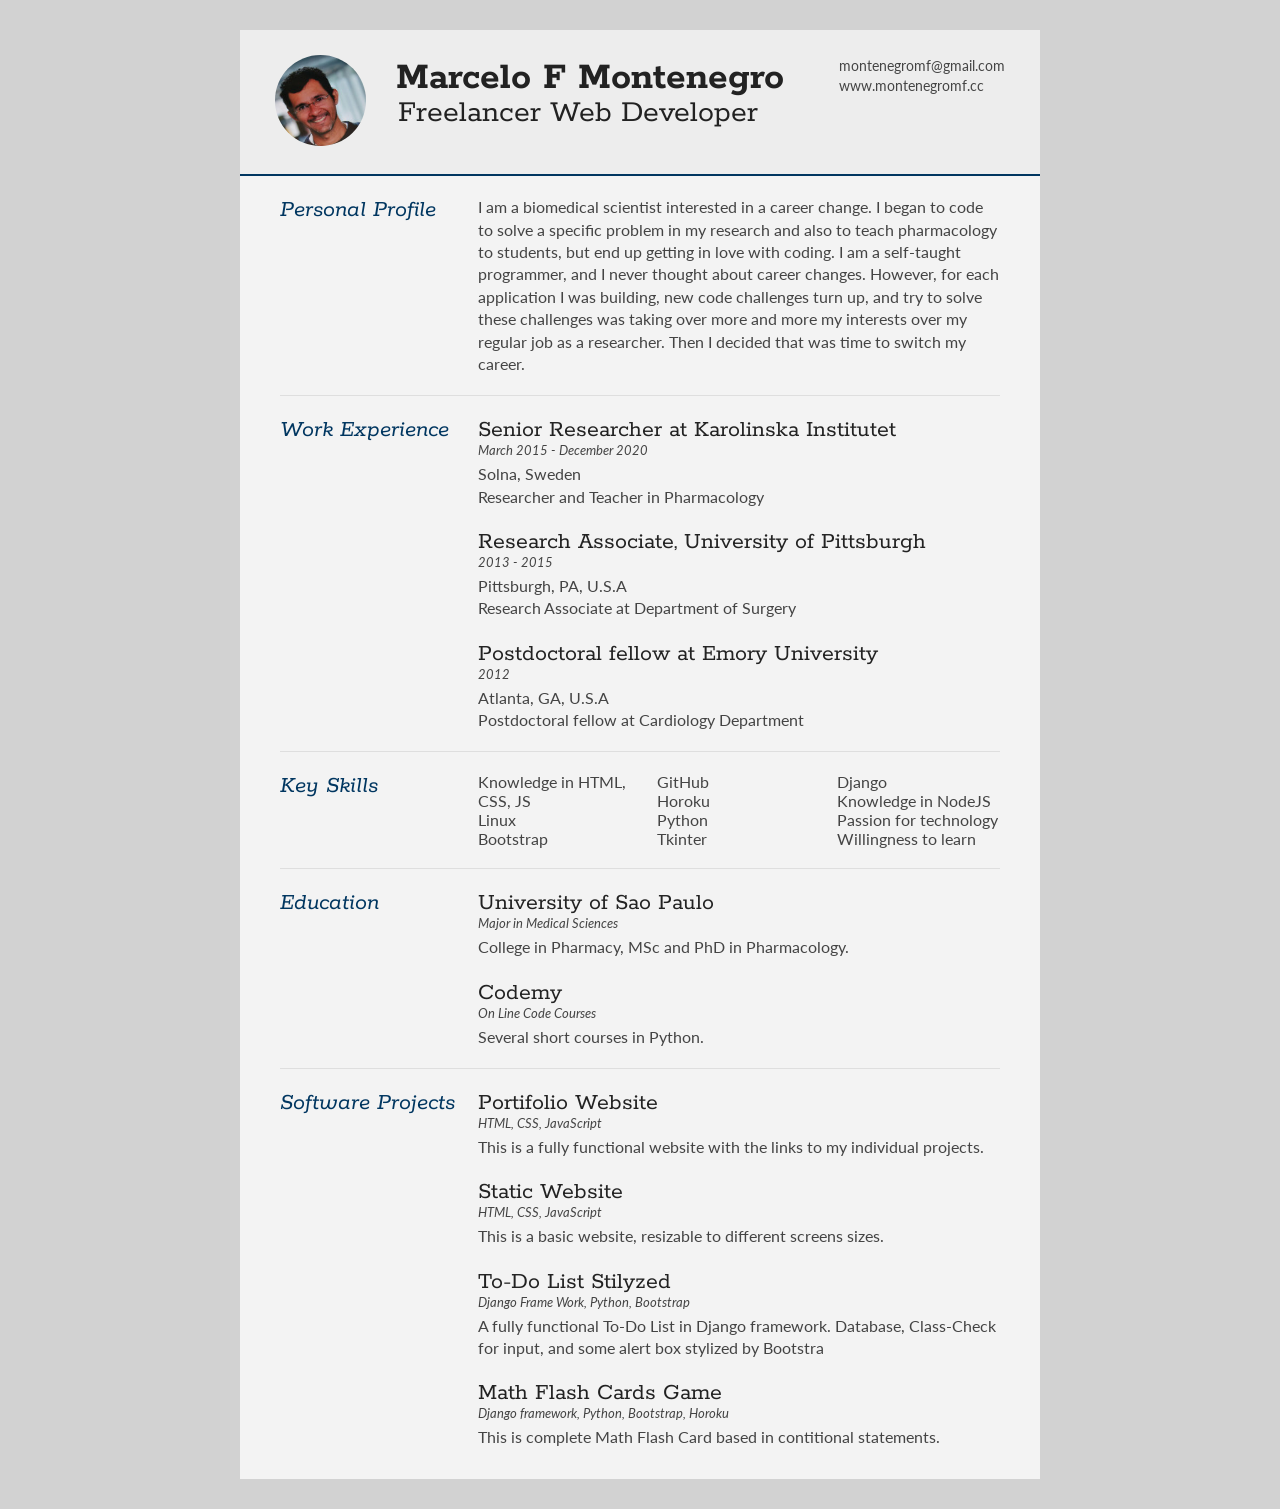
<file: index.html>
<!DOCTYPE html>
<html>
<head>
<title>Marcelo Montenegro - Curriculum Vitae</title>

<meta name="viewport" content="width=device-width"/>
<meta name="description" content="The Curriculum Vitae of Marcelo F Montenegro."/>
<meta charset="UTF-8"> 

<link rel="stylesheet" href="css/style.css" />

<link type="text/css" rel="stylesheet" href="css/style.css">
<link href='http://fonts.googleapis.com/css?family=Rokkitt:400,700|Lato:400,300' rel='stylesheet' type='text/css'>

<!--[if lt IE 9]>
<script src="//html5shiv.googlecode.com/svn/trunk/html5.js"></script>
<![endif]-->
</head>
<body id="top">
<div id="cv" class="instaFade">
	<div class="mainDetails">
		<div id="headshot" class="quickFade">
			<img src='images/mfm.jpg' alt="Alan Smith" />
		</div>
		
		<div id="name">
			<h1 class="quickFade delayTwo">Marcelo F Montenegro</h1>
			<h2 class="quickFade delayThree">Freelancer Web Developer</h2>
		</div>
		
		<div id="contactDetails" class="quickFade delayFour">
			<ul>
				<li><a href="mailto:montenegromf@gmail.com" target="_blank">montenegromf@gmail.com</a></li>
				<li><a href="http://www.montenegromf.cc">www.montenegromf.cc</a></li>
				
			</ul>
		</div>
		<div class="clear"></div>
	</div>
	
	<div id="mainArea" class="quickFade delayFive">
		<section>
			<article>
				<div class="sectionTitle">
					<h1>Personal Profile</h1>
				</div>
				
				<div class="sectionContent">
					<p>I am a biomedical scientist interested in a career change. I began to code to solve a specific problem in my research and also to teach pharmacology to students, but end up getting in love with coding. I am a self-taught programmer, and I never thought about career changes. However, for each application I was building, new code challenges turn up, and try to solve these challenges was taking over more and more my interests over my regular job as a researcher. Then I decided that was time to switch my career.</p>
				</div>
			</article>
			<div class="clear"></div>
		</section>
		
		
		<section>
			<div class="sectionTitle">
				<h1>Work Experience</h1>
			</div>
			
			<div class="sectionContent">
				<article>
					<h2>Senior Researcher at Karolinska Institutet</h2>
					<p class="subDetails">March 2015 - December 2020</p>
					<p>Solna, Sweden<br/>Researcher and Teacher in Pharmacology</p>
					
				</article>
				
				<article>
					<h2>Research Associate, University of Pittsburgh</h2>
					<p class="subDetails">2013 - 2015</p>
					<p>Pittsburgh, PA, U.S.A <br/>Research Associate at Department of Surgery</p>
		
				</article>
				
				<article>
					<h2>Postdoctoral fellow at Emory University</h2>
					<p class="subDetails">2012</p>
					<p>Atlanta, GA, U.S.A <br/>Postdoctoral fellow at Cardiology Department</p>
					
				</article>
			</div>
			<div class="clear"></div>
		</section>
		
		
		<section>
			<div class="sectionTitle">
				<h1>Key Skills</h1>
			</div>
			
			<div class="sectionContent">
				<ul class="keySkills">
					<li>Knowledge in HTML, CSS, JS</li>
					<li>Linux</li>
					<li>Bootstrap</li>
					<li>GitHub</li>
					<li>Horoku</li>
					<li>Python</li>
					<li>Tkinter</li>
					<li>Django</li>
					<li>Knowledge in NodeJS</li>
					<li>Passion for technology</li>
					<li>Willingness to learn</li>
					
				</ul>
			</div>
			<div class="clear"></div>
		</section>
		
		
		<section>
			<div class="sectionTitle">
				<h1>Education</h1>
			</div>
			
			<div class="sectionContent">
				<article>
					<h2>University of Sao Paulo</h2>
					<p class="subDetails">Major in Medical Sciences</p>
					<p>College in Pharmacy, MSc and PhD in Pharmacology.</p>
				</article>
				
				<article>
					<h2>Codemy</h2>
					<p class="subDetails">On Line Code Courses</p>
					<p>Several short courses in Python.</p>
				</article>
			</div>
			<div class="clear"></div>
		</section>

				<section>
			<div class="sectionTitle">
				<h1>Software Projects</h1>
			</div>
			
			<div class="sectionContent">
				<article>
					<h2>Portifolio Website</h2>
					<p class="subDetails">HTML, CSS, JavaScript</p>
					<p>This is a fully functional website with the links to my individual projects.</p>
				</article>
				
				<article>
					<h2>Static Website</h2>
					<p class="subDetails">HTML, CSS, JavaScript</p>
					<p>This is a basic website, resizable to different screens sizes.</p>
				</article>

				<article>
					<h2>To-Do List Stilyzed</h2>
					<p class="subDetails">Django Frame Work, Python, Bootstrap</p>
					<p>A fully functional To-Do List in Django framework. Database, Class-Check for input, and some alert box stylized by Bootstra</p>
				</article>

				<article>
					<h2>Math Flash Cards Game</h2>
					<p class="subDetails">Django framework, Python, Bootstrap, Horoku</p>
					<p>This is complete Math Flash Card based in contitional statements.</p>
				</article>
			</div>
			<div class="clear"></div>
		</section>
		
	</div>
</div>
<script type="text/javascript">
var gaJsHost = (("https:" == document.location.protocol) ? "https://ssl." : "http://www.");
document.write(unescape("%3Cscript src='" + gaJsHost + "google-analytics.com/ga.js' type='text/javascript'%3E%3C/script%3E"));
</script>
<script type="text/javascript">
var pageTracker = _gat._getTracker("UA-3753241-1");
pageTracker._initData();
pageTracker._trackPageview();
</script>
</body>
</html>
</file>
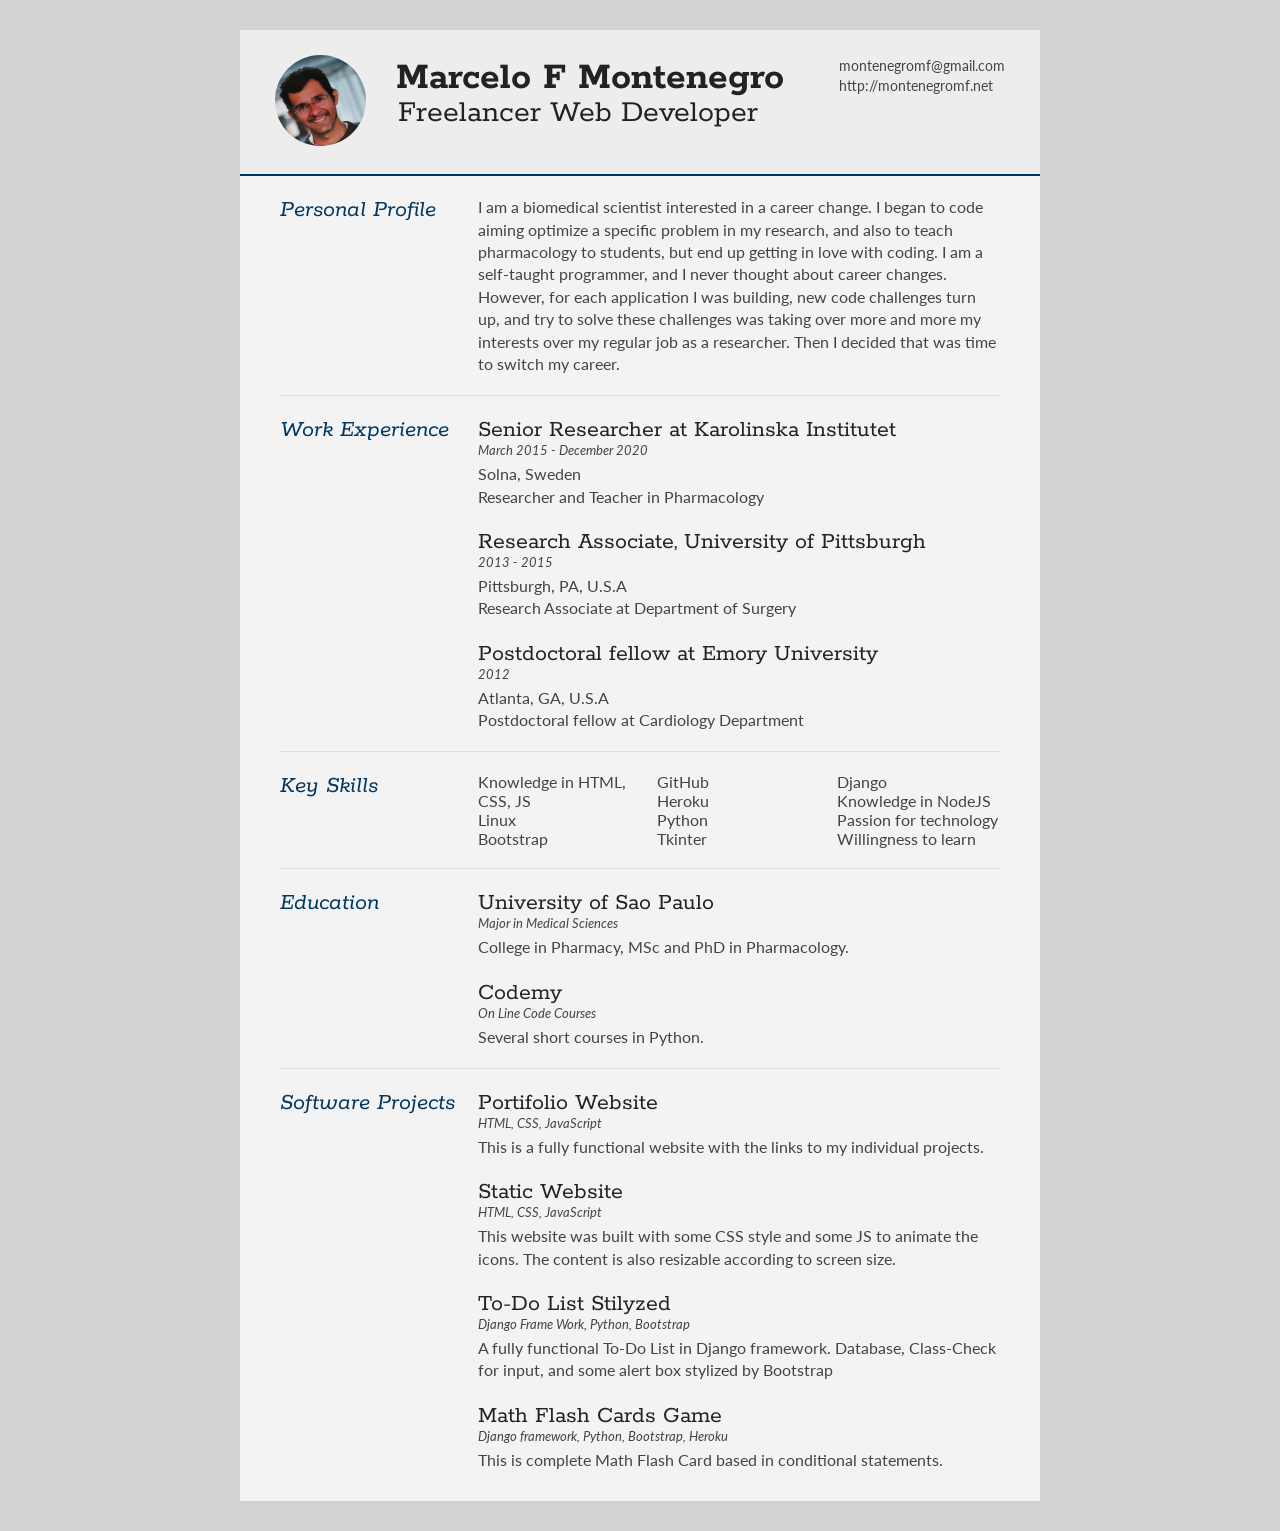
<file: index_old.html>
<!DOCTYPE html>
<html>
<head>
<title>Marcelo Montenegro - Curriculum Vitae</title>

<meta name="viewport" content="width=device-width"/>
<meta name="description" content="The Curriculum Vitae of Marcelo F Montenegro."/>
<meta charset="UTF-8"> 

<link rel="stylesheet" href="css/style.css" />

<link type="text/css" rel="stylesheet" href="css/style.css">
<link href='http://fonts.googleapis.com/css?family=Rokkitt:400,700|Lato:400,300' rel='stylesheet' type='text/css'>

<!--[if lt IE 9]>
<script src="//html5shiv.googlecode.com/svn/trunk/html5.js"></script>
<![endif]-->
</head>
<body id="top">
<div id="cv" class="instaFade">
	<div class="mainDetails">
		<div id="headshot" class="quickFade">
			<img src='images/mfm.jpg' alt="Marcelo Montenegro" />
		</div>
		
		<div id="name">
			<h1 class="quickFade delayTwo">Marcelo F Montenegro</h1>
			<h2 class="quickFade delayThree">Freelancer Web Developer</h2>
		</div>
		
		<div id="contactDetails" class="quickFade delayFour">
			<ul>
				<li><a href="mailto:montenegromf@gmail.com" target="_blank">montenegromf@gmail.com</a></li>
				<li><a href="http://montenegromf.net">http://montenegromf.net</a></li>
				
			</ul>
		</div>
		<div class="clear"></div>
	</div>
	
	<div id="mainArea" class="quickFade delayFive">
		<section>
			<article>
				<div class="sectionTitle">
					<h1>Personal Profile</h1>
				</div>
				
				<div class="sectionContent">
					<p>I am a biomedical scientist interested in a career change. I began to code aiming optimize a specific problem in my research, and also to teach pharmacology to students, but end up getting in love with coding. I am a self-taught programmer, and I never thought about career changes. However, for each application I was building, new code challenges turn up, and try to solve these challenges was taking over more and more my interests over my regular job as a researcher. Then I decided that was time to switch my career.</p>
				</div>
			</article>
			<div class="clear"></div>
		</section>
		
		
		<section>
			<div class="sectionTitle">
				<h1>Work Experience</h1>
			</div>
			
			<div class="sectionContent">
				<article>
					<h2>Senior Researcher at Karolinska Institutet</h2>
					<p class="subDetails">March 2015 - December 2020</p>
					<p>Solna, Sweden<br/>Researcher and Teacher in Pharmacology</p>
					
				</article>
				
				<article>
					<h2>Research Associate, University of Pittsburgh</h2>
					<p class="subDetails">2013 - 2015</p>
					<p>Pittsburgh, PA, U.S.A <br/>Research Associate at Department of Surgery</p>
		
				</article>
				
				<article>
					<h2>Postdoctoral fellow at Emory University</h2>
					<p class="subDetails">2012</p>
					<p>Atlanta, GA, U.S.A <br/>Postdoctoral fellow at Cardiology Department</p>
					
				</article>
			</div>
			<div class="clear"></div>
		</section>
		
		
		<section>
			<div class="sectionTitle">
				<h1>Key Skills</h1>
			</div>
			
			<div class="sectionContent">
				<ul class="keySkills">
					<li>Knowledge in HTML, CSS, JS</li>
					<li>Linux</li>
					<li>Bootstrap</li>
					<li>GitHub</li>
					<li>Heroku</li>
					<li>Python</li>
					<li>Tkinter</li>
					<li>Django</li>
					<li>Knowledge in NodeJS</li>
					<li>Passion for technology</li>
					<li>Willingness to learn</li>
					
				</ul>
			</div>
			<div class="clear"></div>
		</section>
		
		
		<section>
			<div class="sectionTitle">
				<h1>Education</h1>
			</div>
			
			<div class="sectionContent">
				<article>
					<h2>University of Sao Paulo</h2>
					<p class="subDetails">Major in Medical Sciences</p>
					<p>College in Pharmacy, MSc and PhD in Pharmacology.</p>
				</article>
				
				<article>
					<h2>Codemy</h2>
					<p class="subDetails">On Line Code Courses</p>
					<p>Several short courses in Python.</p>
				</article>
			</div>
			<div class="clear"></div>
		</section>

				<section>
			<div class="sectionTitle">
				<h1>Software Projects</h1>
			</div>
			
			<div class="sectionContent">
				<article>
					<h2>Portifolio Website</h2>
					<p class="subDetails">HTML, CSS, JavaScript</p>
					<p>This is a fully functional website with the links to my individual projects.</p>
				</article>
				
				<article>
					<h2>Static Website</h2>
					<p class="subDetails">HTML, CSS, JavaScript</p>
					<p>This website was built with some CSS style and some JS to animate the icons. The content is also resizable according to screen size.</p>
				</article>

				<article>
					<h2>To-Do List Stilyzed</h2>
					<p class="subDetails">Django Frame Work, Python, Bootstrap</p>
					<p>A fully functional To-Do List in Django framework. Database, Class-Check for input, and some alert box stylized by Bootstrap</p>
				</article>

				<article>
					<h2>Math Flash Cards Game</h2>
					<p class="subDetails">Django framework, Python, Bootstrap, Heroku</p>
					<p>This is complete Math Flash Card based in conditional statements.</p>
				</article>
			</div>
			<div class="clear"></div>
		</section>
		
	</div>
</div>
<script type="text/javascript">
var gaJsHost = (("https:" == document.location.protocol) ? "https://ssl." : "http://www.");
document.write(unescape("%3Cscript src='" + gaJsHost + "google-analytics.com/ga.js' type='text/javascript'%3E%3C/script%3E"));
</script>
<script type="text/javascript">
var pageTracker = _gat._getTracker("UA-3753241-1");
pageTracker._initData();
pageTracker._trackPageview();
</script>
</body>
</html>
</file>
<file: css/style.css>
html,body,div,span,object,iframe,h1,h2,h3,h4,h5,h6,p,blockquote,pre,abbr,address,cite,code,del,dfn,em,img,ins,kbd,q,samp,small,strong,sub,sup,var,b,i,dl,dt,dd,ol,ul,li,fieldset,form,label,legend,table,caption,tbody,tfoot,thead,tr,th,td,article,aside,canvas,details,figcaption,figure,footer,header,hgroup,menu,nav,section,summary,time,mark,audio,video {
border:0;
font:inherit;
font-size:100%;
margin:0;
padding:0;
vertical-align:baseline;
}

article,aside,details,figcaption,figure,footer,header,hgroup,menu,nav,section {
display:block;
}

html, body {background: #d2d2d2; font-family: 'Lato', helvetica, arial, sans-serif; font-size: 16px; color: #222;}

.clear {clear: both;}

p {
	font-size: 1em;
	line-height: 1.4em;
	margin-bottom: 20px;
	color: #444;
}

#cv {
	width: 90%;
	max-width: 800px;
	background: #f3f3f3;
	margin: 30px auto;
}

.mainDetails {
	padding: 25px 35px;
	border-bottom: 2px solid #003660;
	background: #ededed;
}

#name h1 {
	font-size: 2.5em;
	font-weight: 700;
	font-family: 'Rokkitt', Helvetica, Arial, sans-serif;
	margin-bottom: -6px;
}

#name h2 {
	font-size: 2em;
	margin-left: 2px;
	font-family: 'Rokkitt', Helvetica, Arial, sans-serif;
}

#mainArea {
	padding: 0 40px;
}

#headshot {
	width: 12.5%;
	float: left;
	margin-right: 30px;
}

#headshot img {
	width: 100%;
	height: auto;
	-webkit-border-radius: 50px;
	border-radius: 50px;
}

#name {
	float: left;
}

#contactDetails {
	float: right;
}

#contactDetails ul {
	list-style-type: none;
	font-size: 0.9em;
	margin-top: 2px;
}

#contactDetails ul li {
	margin-bottom: 3px;
	color: #444;
}

#contactDetails ul li a, a[href^=tel] {
	color: #444; 
	text-decoration: none;
	-webkit-transition: all .3s ease-in;
	-moz-transition: all .3s ease-in;
	-o-transition: all .3s ease-in;
	-ms-transition: all .3s ease-in;
	transition: all .3s ease-in;
}

#contactDetails ul li a:hover { 
	color: #003660;
}


section {
	border-top: 1px solid #dedede;
	padding: 20px 0 0;
}

section:first-child {
	border-top: 0;
}

section:last-child {
	padding: 20px 0 10px;
}

.sectionTitle {
	float: left;
	width: 25%;
}

.sectionContent {
	float: right;
	width: 72.5%;
}

.sectionTitle h1 {
	font-family: 'Rokkitt', Helvetica, Arial, sans-serif;
	font-style: italic;
	font-size: 1.5em;
	color: #003660;
}

.sectionContent h2 {
	font-family: 'Rokkitt', Helvetica, Arial, sans-serif;
	font-size: 1.5em;
	margin-bottom: -2px;
}

.subDetails {
	font-size: 0.8em;
	font-style: italic;
	margin-bottom: 3px;
}

.keySkills {
	list-style-type: none;
	-moz-column-count:3;
	-webkit-column-count:3;
	column-count:3;
	margin-bottom: 20px;
	font-size: 1em;
	color: #444;
}

.keySkills ul li {
	margin-bottom: 3px;
}

@media all and (min-width: 602px) and (max-width: 800px) {
	#headshot {
		display: none;
	}
	
	.keySkills {
	-moz-column-count:2;
	-webkit-column-count:2;
	column-count:2;
	}
}

@media all and (max-width: 601px) {
	#cv {
		width: 95%;
		margin: 10px auto;
		min-width: 280px;
	}
	
	#headshot {
		display: none;
	}
	
	#name, #contactDetails {
		float: none;
		width: 100%;
		text-align: center;
	}
	
	.sectionTitle, .sectionContent {
		float: none;
		width: 100%;
	}
	
	.sectionTitle {
		margin-left: -2px;
		font-size: 1.25em;
	}
	
	.keySkills {
		-moz-column-count:2;
		-webkit-column-count:2;
		column-count:2;
	}
}

@media all and (max-width: 480px) {
	.mainDetails {
		padding: 15px 15px;
	}
	
	section {
		padding: 15px 0 0;
	}
	
	#mainArea {
		padding: 0 25px;
	}

	
	.keySkills {
	-moz-column-count:1;
	-webkit-column-count:1;
	column-count:1;
	}
	
	#name h1 {
		line-height: .8em;
		margin-bottom: 4px;
	}
}

@media print {
    #cv {
        width: 100%;
    }
}

@-webkit-keyframes reset {
	0% {
		opacity: 0;
	}
	100% {
		opacity: 0;
	}
}

@-webkit-keyframes fade-in {
	0% {
		opacity: 0;
	}
	40% {
		opacity: 0;
	}
	100% {
		opacity: 1;
	}
}

@-moz-keyframes reset {
	0% {
		opacity: 0;
	}
	100% {
		opacity: 0;
	}
}

@-moz-keyframes fade-in {
	0% {
		opacity: 0;
	}
	40% {
		opacity: 0;
	}
	100% {
		opacity: 1;
	}
}

@keyframes reset {
	0% {
		opacity: 0;
	}
	100% {
		opacity: 0;
	}
}

@keyframes fade-in {
	0% {
		opacity: 0;
	}
	40% {
		opacity: 0;
	}
	100% {
		opacity: 1;
	}
}

.instaFade {
    -webkit-animation-name: reset, fade-in;
    -webkit-animation-duration: 1.5s;
    -webkit-animation-timing-function: ease-in;
	
	-moz-animation-name: reset, fade-in;
    -moz-animation-duration: 1.5s;
    -moz-animation-timing-function: ease-in;
	
	animation-name: reset, fade-in;
    animation-duration: 1.5s;
    animation-timing-function: ease-in;
}

.quickFade {
    -webkit-animation-name: reset, fade-in;
    -webkit-animation-duration: 2.5s;
    -webkit-animation-timing-function: ease-in;
	
	-moz-animation-name: reset, fade-in;
    -moz-animation-duration: 2.5s;
    -moz-animation-timing-function: ease-in;
	
	animation-name: reset, fade-in;
    animation-duration: 2.5s;
    animation-timing-function: ease-in;
}
 
.delayOne {
	-webkit-animation-delay: 0, .5s;
	-moz-animation-delay: 0, .5s;
	animation-delay: 0, .5s;
}

.delayTwo {
	-webkit-animation-delay: 0, 1s;
	-moz-animation-delay: 0, 1s;
	animation-delay: 0, 1s;
}

.delayThree {
	-webkit-animation-delay: 0, 1.5s;
	-moz-animation-delay: 0, 1.5s;
	animation-delay: 0, 1.5s;
}

.delayFour {
	-webkit-animation-delay: 0, 2s;
	-moz-animation-delay: 0, 2s;
	animation-delay: 0, 2s;
}

.delayFive {
	-webkit-animation-delay: 0, 2.5s;
	-moz-animation-delay: 0, 2.5s;
	animation-delay: 0, 2.5s;
}
</file>
